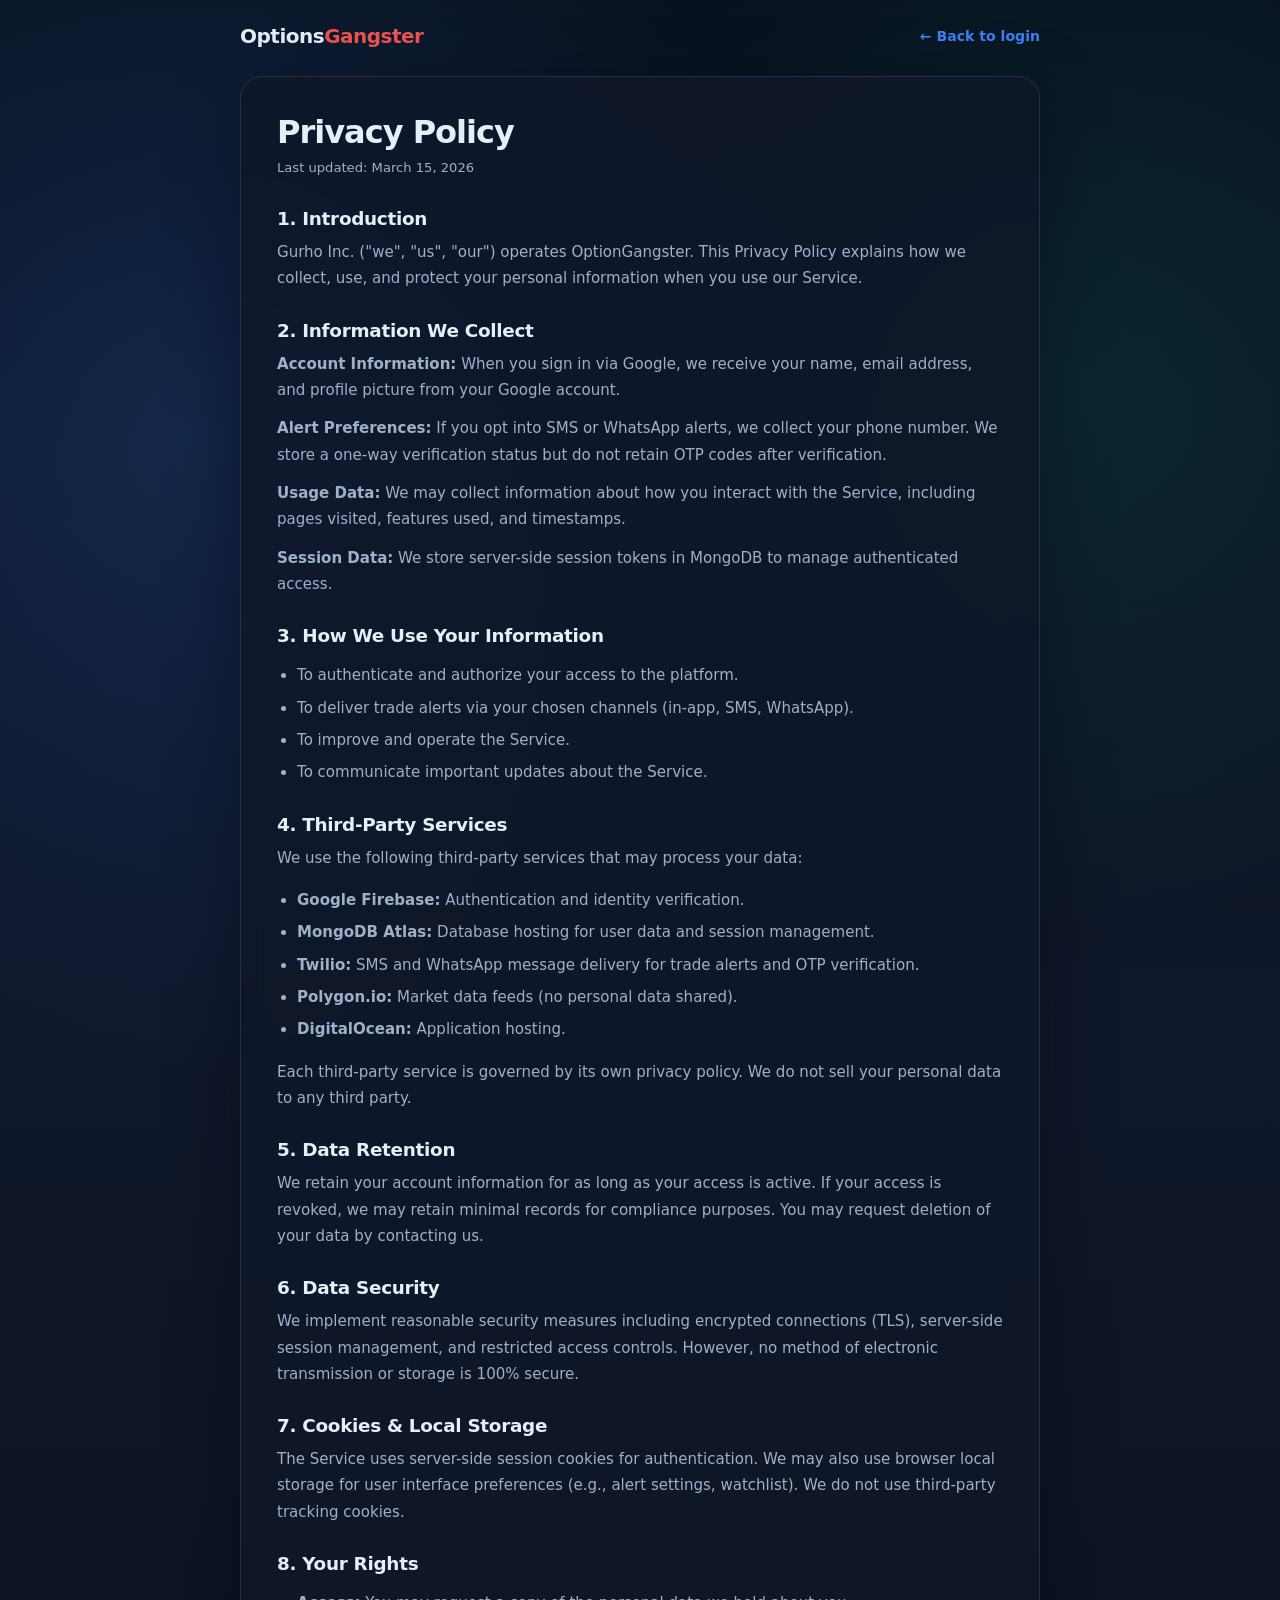
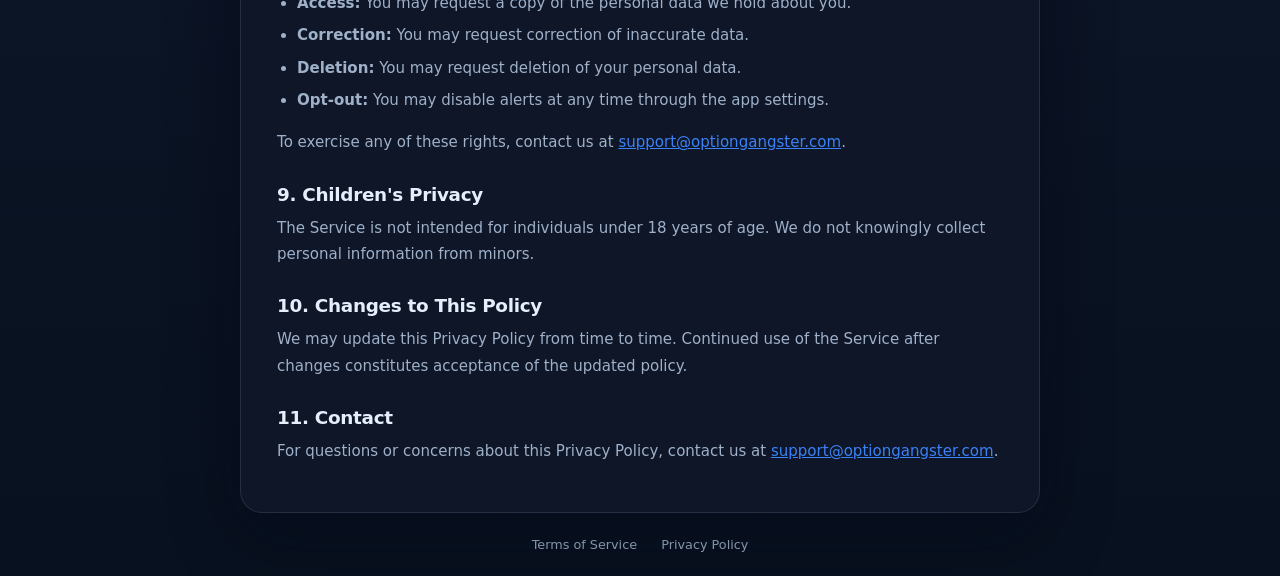
<file: app/static/privacy.html>
<!DOCTYPE html>
<html lang="en">
  <head>
    <meta charset="UTF-8" />
    <meta name="viewport" content="width=device-width, initial-scale=1.0" />
    <title>Privacy Policy – OptionGangster</title>
    <style>
      :root {
        --bg: #08111f;
        --panel: rgba(15, 23, 42, 0.88);
        --border: rgba(148, 163, 184, 0.18);
        --text: #e5eefb;
        --muted: #9fb0c9;
        --accent: #3b82f6;
      }
      * { box-sizing: border-box; }
      body {
        margin: 0;
        min-height: 100vh;
        font-family: "Segoe UI", system-ui, sans-serif;
        color: var(--text);
        background:
          radial-gradient(circle at 15% 20%, rgba(59, 130, 246, 0.18), transparent 32%),
          radial-gradient(circle at 85% 18%, rgba(16, 185, 129, 0.12), transparent 26%),
          linear-gradient(180deg, #08111f 0%, #0f172a 48%, #08111f 100%);
        padding: 24px;
      }
      .wrap {
        max-width: 800px;
        margin: 0 auto;
      }
      .logo-bar {
        display: flex;
        align-items: center;
        justify-content: space-between;
        margin-bottom: 28px;
      }
      .logo {
        font-size: 1.25rem;
        font-weight: 900;
        letter-spacing: -0.5px;
        text-decoration: none;
        color: var(--text);
      }
      .logo span { color: #ef5350; }
      .back-link {
        color: var(--accent);
        text-decoration: none;
        font-size: 0.88rem;
        font-weight: 600;
      }
      .back-link:hover { text-decoration: underline; }
      .card {
        border: 1px solid var(--border);
        background: var(--panel);
        backdrop-filter: blur(14px);
        border-radius: 22px;
        box-shadow: 0 20px 70px rgba(2, 6, 23, 0.45);
        padding: 36px;
      }
      h1 {
        margin: 0 0 6px;
        font-size: 2rem;
        letter-spacing: -1px;
      }
      .updated {
        color: var(--muted);
        font-size: 0.82rem;
        margin-bottom: 28px;
      }
      h2 {
        font-size: 1.15rem;
        margin: 28px 0 10px;
        letter-spacing: -0.3px;
      }
      p, li {
        color: var(--muted);
        line-height: 1.75;
        font-size: 0.94rem;
        margin: 0 0 12px;
      }
      ul { padding-left: 20px; }
      li { margin-bottom: 6px; }
      a { color: var(--accent); }
      .footer-links {
        text-align: center;
        margin-top: 24px;
        font-size: 0.8rem;
        color: var(--muted);
      }
      .footer-links a {
        color: var(--muted);
        text-decoration: none;
        margin: 0 10px;
      }
      .footer-links a:hover { color: var(--text); }
    </style>
  </head>
  <body>
    <div class="wrap">
      <div class="logo-bar">
        <a href="/" class="logo">Options<span>Gangster</span></a>
        <a href="/login" class="back-link">← Back to login</a>
      </div>
      <div class="card">
        <h1>Privacy Policy</h1>
        <p class="updated">Last updated: March 15, 2026</p>

        <h2>1. Introduction</h2>
        <p>Gurho Inc. ("we", "us", "our") operates OptionGangster. This Privacy Policy explains how we collect, use, and protect your personal information when you use our Service.</p>

        <h2>2. Information We Collect</h2>
        <p><strong>Account Information:</strong> When you sign in via Google, we receive your name, email address, and profile picture from your Google account.</p>
        <p><strong>Alert Preferences:</strong> If you opt into SMS or WhatsApp alerts, we collect your phone number. We store a one-way verification status but do not retain OTP codes after verification.</p>
        <p><strong>Usage Data:</strong> We may collect information about how you interact with the Service, including pages visited, features used, and timestamps.</p>
        <p><strong>Session Data:</strong> We store server-side session tokens in MongoDB to manage authenticated access.</p>

        <h2>3. How We Use Your Information</h2>
        <ul>
          <li>To authenticate and authorize your access to the platform.</li>
          <li>To deliver trade alerts via your chosen channels (in-app, SMS, WhatsApp).</li>
          <li>To improve and operate the Service.</li>
          <li>To communicate important updates about the Service.</li>
        </ul>

        <h2>4. Third-Party Services</h2>
        <p>We use the following third-party services that may process your data:</p>
        <ul>
          <li><strong>Google Firebase:</strong> Authentication and identity verification.</li>
          <li><strong>MongoDB Atlas:</strong> Database hosting for user data and session management.</li>
          <li><strong>Twilio:</strong> SMS and WhatsApp message delivery for trade alerts and OTP verification.</li>
          <li><strong>Polygon.io:</strong> Market data feeds (no personal data shared).</li>
          <li><strong>DigitalOcean:</strong> Application hosting.</li>
        </ul>
        <p>Each third-party service is governed by its own privacy policy. We do not sell your personal data to any third party.</p>

        <h2>5. Data Retention</h2>
        <p>We retain your account information for as long as your access is active. If your access is revoked, we may retain minimal records for compliance purposes. You may request deletion of your data by contacting us.</p>

        <h2>6. Data Security</h2>
        <p>We implement reasonable security measures including encrypted connections (TLS), server-side session management, and restricted access controls. However, no method of electronic transmission or storage is 100% secure.</p>

        <h2>7. Cookies &amp; Local Storage</h2>
        <p>The Service uses server-side session cookies for authentication. We may also use browser local storage for user interface preferences (e.g., alert settings, watchlist). We do not use third-party tracking cookies.</p>

        <h2>8. Your Rights</h2>
        <ul>
          <li><strong>Access:</strong> You may request a copy of the personal data we hold about you.</li>
          <li><strong>Correction:</strong> You may request correction of inaccurate data.</li>
          <li><strong>Deletion:</strong> You may request deletion of your personal data.</li>
          <li><strong>Opt-out:</strong> You may disable alerts at any time through the app settings.</li>
        </ul>
        <p>To exercise any of these rights, contact us at <a href="mailto:support@optiongangster.com">support@optiongangster.com</a>.</p>

        <h2>9. Children's Privacy</h2>
        <p>The Service is not intended for individuals under 18 years of age. We do not knowingly collect personal information from minors.</p>

        <h2>10. Changes to This Policy</h2>
        <p>We may update this Privacy Policy from time to time. Continued use of the Service after changes constitutes acceptance of the updated policy.</p>

        <h2>11. Contact</h2>
        <p>For questions or concerns about this Privacy Policy, contact us at <a href="mailto:support@optiongangster.com">support@optiongangster.com</a>.</p>
      </div>
      <div class="footer-links">
        <a href="/terms">Terms of Service</a>
        <a href="/privacy">Privacy Policy</a>
      </div>
    </div>
  </body>
</html>
</file>
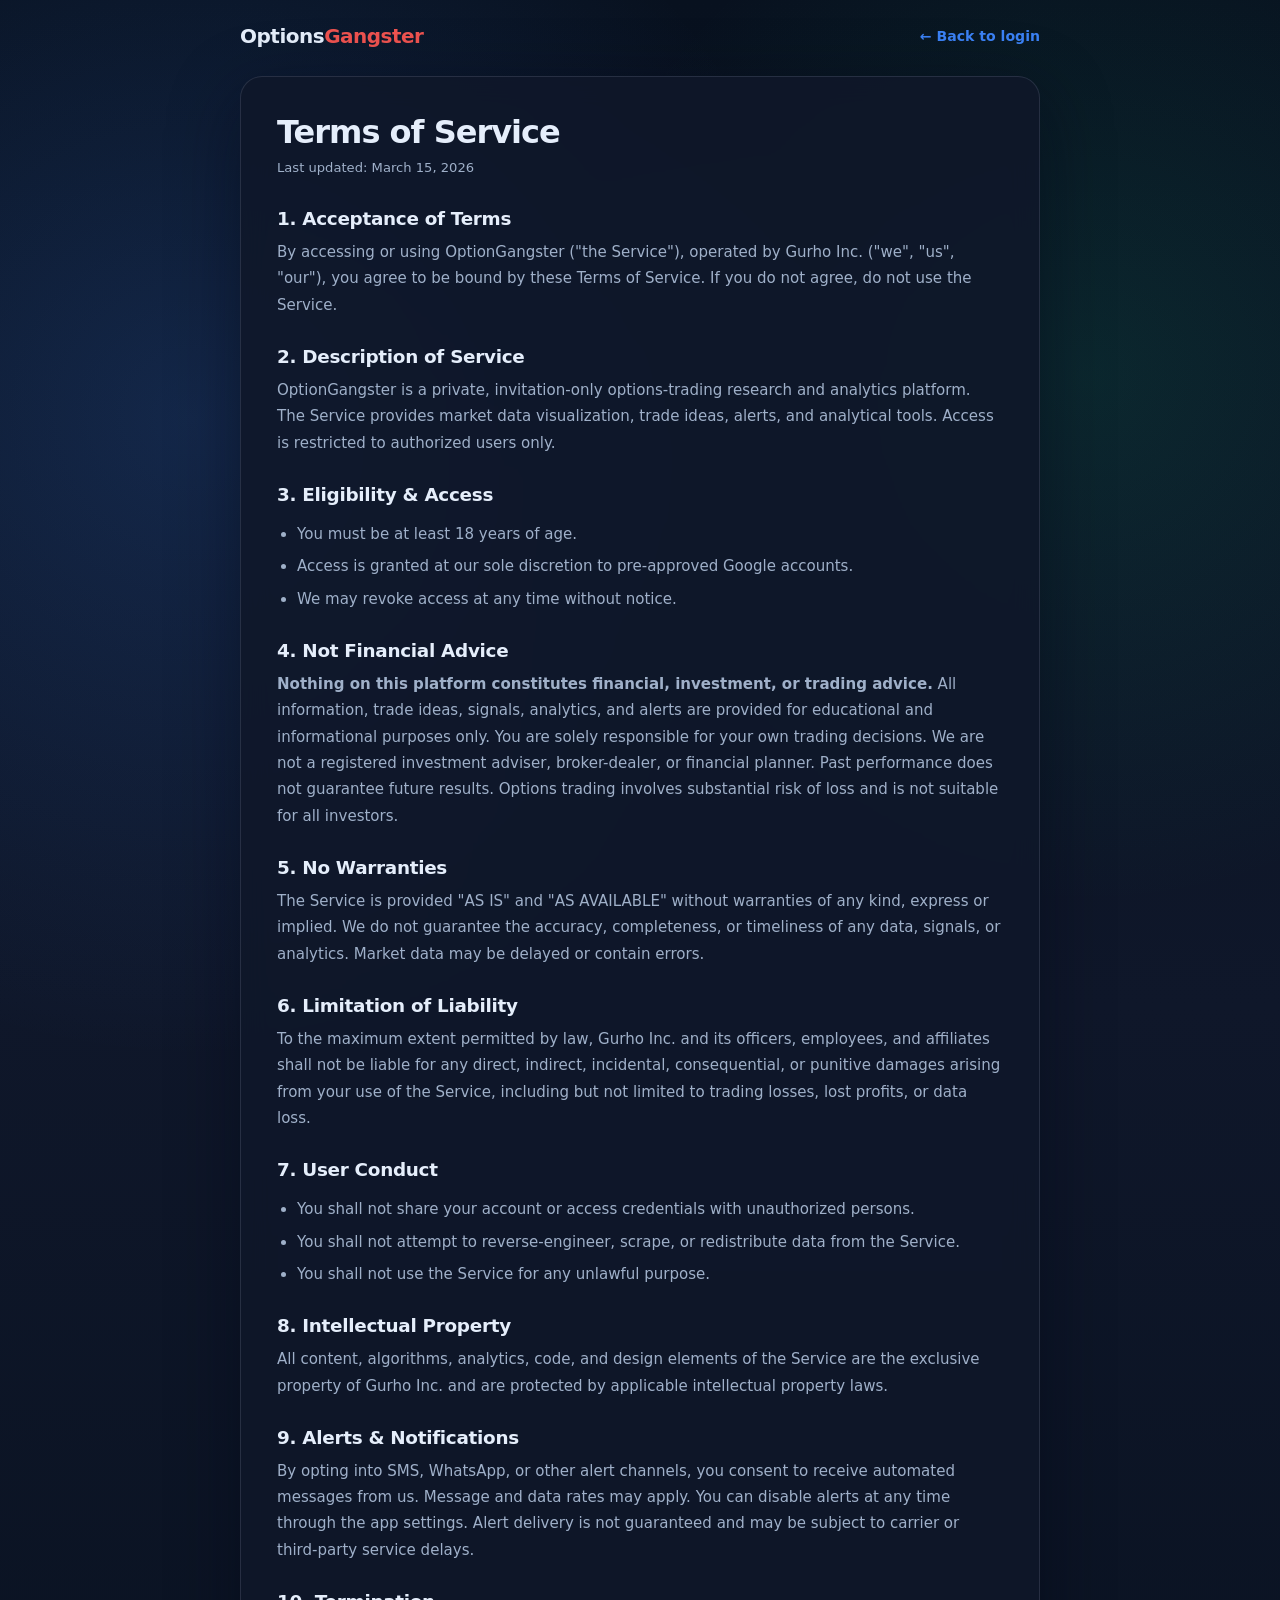
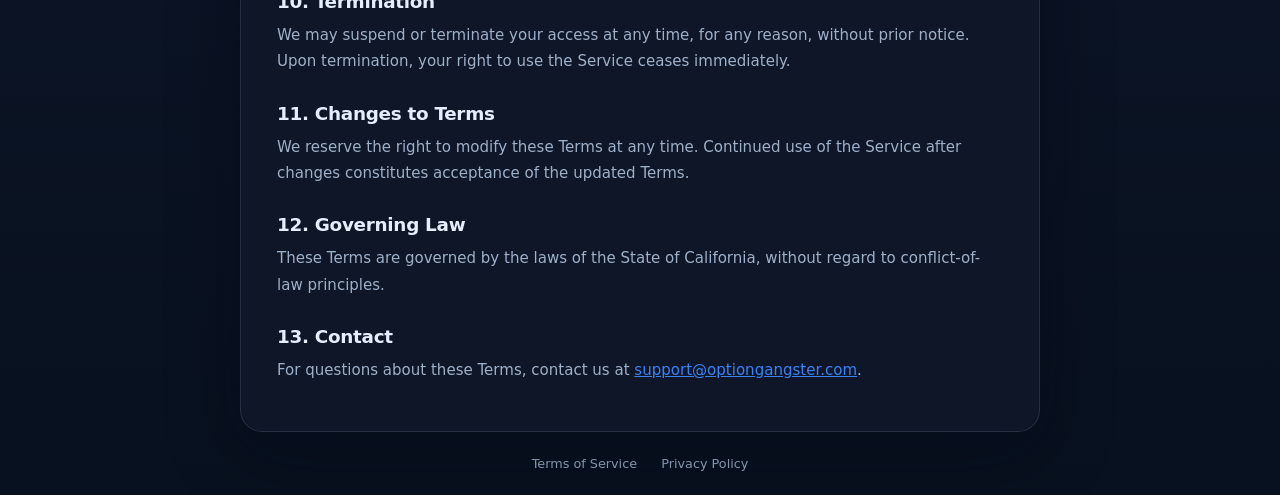
<file: app/static/terms.html>
<!DOCTYPE html>
<html lang="en">
  <head>
    <meta charset="UTF-8" />
    <meta name="viewport" content="width=device-width, initial-scale=1.0" />
    <title>Terms of Service – OptionGangster</title>
    <style>
      :root {
        --bg: #08111f;
        --panel: rgba(15, 23, 42, 0.88);
        --border: rgba(148, 163, 184, 0.18);
        --text: #e5eefb;
        --muted: #9fb0c9;
        --accent: #3b82f6;
      }
      * { box-sizing: border-box; }
      body {
        margin: 0;
        min-height: 100vh;
        font-family: "Segoe UI", system-ui, sans-serif;
        color: var(--text);
        background:
          radial-gradient(circle at 15% 20%, rgba(59, 130, 246, 0.18), transparent 32%),
          radial-gradient(circle at 85% 18%, rgba(16, 185, 129, 0.12), transparent 26%),
          linear-gradient(180deg, #08111f 0%, #0f172a 48%, #08111f 100%);
        padding: 24px;
      }
      .wrap {
        max-width: 800px;
        margin: 0 auto;
      }
      .logo-bar {
        display: flex;
        align-items: center;
        justify-content: space-between;
        margin-bottom: 28px;
      }
      .logo {
        font-size: 1.25rem;
        font-weight: 900;
        letter-spacing: -0.5px;
        text-decoration: none;
        color: var(--text);
      }
      .logo span { color: #ef5350; }
      .back-link {
        color: var(--accent);
        text-decoration: none;
        font-size: 0.88rem;
        font-weight: 600;
      }
      .back-link:hover { text-decoration: underline; }
      .card {
        border: 1px solid var(--border);
        background: var(--panel);
        backdrop-filter: blur(14px);
        border-radius: 22px;
        box-shadow: 0 20px 70px rgba(2, 6, 23, 0.45);
        padding: 36px;
      }
      h1 {
        margin: 0 0 6px;
        font-size: 2rem;
        letter-spacing: -1px;
      }
      .updated {
        color: var(--muted);
        font-size: 0.82rem;
        margin-bottom: 28px;
      }
      h2 {
        font-size: 1.15rem;
        margin: 28px 0 10px;
        letter-spacing: -0.3px;
      }
      p, li {
        color: var(--muted);
        line-height: 1.75;
        font-size: 0.94rem;
        margin: 0 0 12px;
      }
      ul { padding-left: 20px; }
      li { margin-bottom: 6px; }
      a { color: var(--accent); }
      .footer-links {
        text-align: center;
        margin-top: 24px;
        font-size: 0.8rem;
        color: var(--muted);
      }
      .footer-links a {
        color: var(--muted);
        text-decoration: none;
        margin: 0 10px;
      }
      .footer-links a:hover { color: var(--text); }
    </style>
  </head>
  <body>
    <div class="wrap">
      <div class="logo-bar">
        <a href="/" class="logo">Options<span>Gangster</span></a>
        <a href="/login" class="back-link">← Back to login</a>
      </div>
      <div class="card">
        <h1>Terms of Service</h1>
        <p class="updated">Last updated: March 15, 2026</p>

        <h2>1. Acceptance of Terms</h2>
        <p>By accessing or using OptionGangster ("the Service"), operated by Gurho Inc. ("we", "us", "our"), you agree to be bound by these Terms of Service. If you do not agree, do not use the Service.</p>

        <h2>2. Description of Service</h2>
        <p>OptionGangster is a private, invitation-only options-trading research and analytics platform. The Service provides market data visualization, trade ideas, alerts, and analytical tools. Access is restricted to authorized users only.</p>

        <h2>3. Eligibility &amp; Access</h2>
        <ul>
          <li>You must be at least 18 years of age.</li>
          <li>Access is granted at our sole discretion to pre-approved Google accounts.</li>
          <li>We may revoke access at any time without notice.</li>
        </ul>

        <h2>4. Not Financial Advice</h2>
        <p><strong>Nothing on this platform constitutes financial, investment, or trading advice.</strong> All information, trade ideas, signals, analytics, and alerts are provided for educational and informational purposes only. You are solely responsible for your own trading decisions. We are not a registered investment adviser, broker-dealer, or financial planner. Past performance does not guarantee future results. Options trading involves substantial risk of loss and is not suitable for all investors.</p>

        <h2>5. No Warranties</h2>
        <p>The Service is provided "AS IS" and "AS AVAILABLE" without warranties of any kind, express or implied. We do not guarantee the accuracy, completeness, or timeliness of any data, signals, or analytics. Market data may be delayed or contain errors.</p>

        <h2>6. Limitation of Liability</h2>
        <p>To the maximum extent permitted by law, Gurho Inc. and its officers, employees, and affiliates shall not be liable for any direct, indirect, incidental, consequential, or punitive damages arising from your use of the Service, including but not limited to trading losses, lost profits, or data loss.</p>

        <h2>7. User Conduct</h2>
        <ul>
          <li>You shall not share your account or access credentials with unauthorized persons.</li>
          <li>You shall not attempt to reverse-engineer, scrape, or redistribute data from the Service.</li>
          <li>You shall not use the Service for any unlawful purpose.</li>
        </ul>

        <h2>8. Intellectual Property</h2>
        <p>All content, algorithms, analytics, code, and design elements of the Service are the exclusive property of Gurho Inc. and are protected by applicable intellectual property laws.</p>

        <h2>9. Alerts &amp; Notifications</h2>
        <p>By opting into SMS, WhatsApp, or other alert channels, you consent to receive automated messages from us. Message and data rates may apply. You can disable alerts at any time through the app settings. Alert delivery is not guaranteed and may be subject to carrier or third-party service delays.</p>

        <h2>10. Termination</h2>
        <p>We may suspend or terminate your access at any time, for any reason, without prior notice. Upon termination, your right to use the Service ceases immediately.</p>

        <h2>11. Changes to Terms</h2>
        <p>We reserve the right to modify these Terms at any time. Continued use of the Service after changes constitutes acceptance of the updated Terms.</p>

        <h2>12. Governing Law</h2>
        <p>These Terms are governed by the laws of the State of California, without regard to conflict-of-law principles.</p>

        <h2>13. Contact</h2>
        <p>For questions about these Terms, contact us at <a href="mailto:support@optiongangster.com">support@optiongangster.com</a>.</p>
      </div>
      <div class="footer-links">
        <a href="/terms">Terms of Service</a>
        <a href="/privacy">Privacy Policy</a>
      </div>
    </div>
  </body>
</html>
</file>
